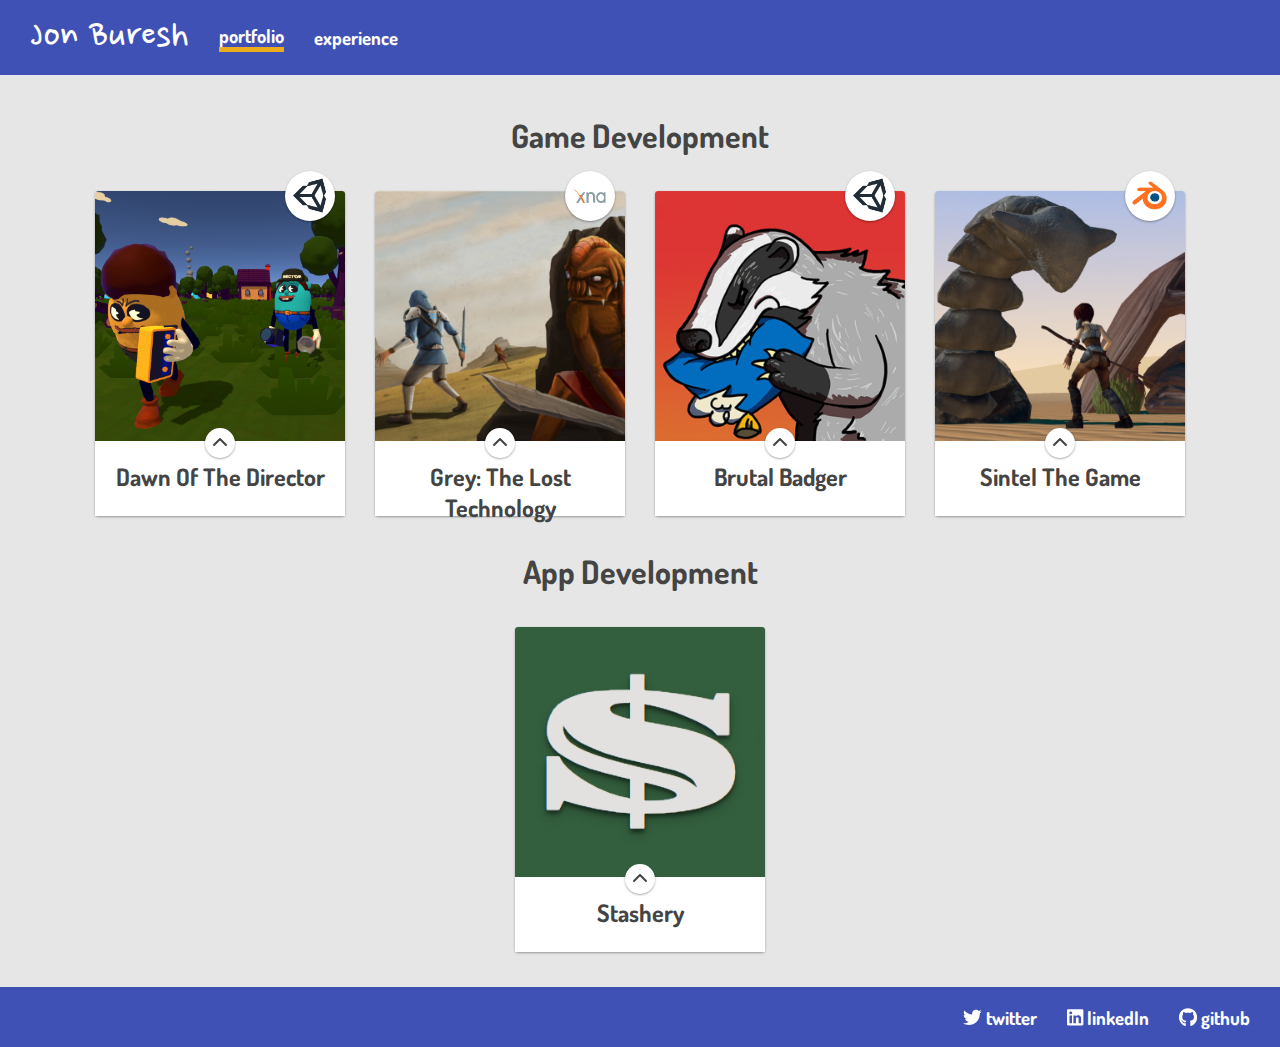
<file: index.html>
<html>
    <head>
        <link rel="stylesheet" type="text/css" href="css/style.css">
        <link href="https://fonts.googleapis.com/css?family=Dosis" rel="stylesheet">
        <link href="https://fonts.googleapis.com/css?family=Nanum+Pen+Script&display=swap" rel="stylesheet">
        <meta name="theme-color" content="#3F51B5">
        <meta name="viewport" content="width=device-width, initial-scale=1">
        <meta name="google" content="notranslate">
        <!-- font awesome -->
        <script defer src="js/fontawesome-all.js"></script>
        <!-- jquery -->
        <script src="https://ajax.googleapis.com/ajax/libs/jquery/3.3.1/jquery.min.js"></script>
    </head>
    <body>
        <header>
            <!-- left section -->
            <div class="flex row center light site-nav">
                <p class="site-title">Jon Buresh</p>
                <!--<p class="site-description">dev portfolio</p>-->
                <a href="#" id="personal-button" onclick="pageSelected('page-personal', this);" class="current-page"><h3>portfolio</h3></a>
                <a href="#" id="experience-button" onclick="pageSelected('page-professional', this);"><h3>experience</h3></a>
            </div>
        </header>
        <content>
            <div id="page-personal" class="site-page" style="display:block;">
                <div class="site-section flex column center dark">

                    <h1>Game Development</h1>
                    <div class="flex row dark center">
                        <!-- DotD -->
                        <div class="card tall-card">
                            <a href="https://jonburesh.itch.io/dawn-of-the-director" target="_blank">
                                <div class="card-image">
                                    <img src="imgs/dawn-director-icon.png">
                                </div>
                            </a>
                            <!-- content -->
                            <div class="card-content">
                                <h2>Dawn Of The Director</h2>
                                <div class="card-description">
                                    <p>Mischievous strategy game where the player creates hoax horror films under the guise of an appealing Vacation. WIP</p>
                                </div>
                                <div class="card-tip flex row center">
                                    <div class="mini-badge dark" style="background-color:#fff">
                                        <i class="fas fa-chevron-up"></i>
                                    </div>
                                </div>
                                <div class="card-extras flex row right">
                                    <a href="https://jonburesh.itch.io/dawn-of-the-director" target="_blank">
                                        <div class="mini-badge light" style="background-color:#fb3131">
                                            <i class="fab fa-itch-io"></i>
                                        </div>
                                    </a>
                                    <a href="https://twitter.com/search?q=%23DawnOfTheDirector%20from%3Ajon_buresh&src=typd&f=live" target="_blank">
                                        <div class="mini-badge light" style="background-color:#00aced">
                                            <i class="fab fa-twitter"></i>
                                        </div>
                                    </a>
                                    <a href="https://mailchi.mp/658aca37f074/dawnofthedirector" target="_blank">
                                        <div class="mini-badge light" style="background-color:#4334A1">
                                            <i class="fas fa-paper-plane"></i>
                                        </div>
                                    </a>
                                </div>
                            </div>
                            <div class="card-badge large-badge">
                                <img src="imgs/unity-logo.png">
                            </div>
                        </div>

                        <!-- Grey -->
                        <div class="card tall-card">
                            <a href="https://teamauroragames.itch.io/grey-the-lost-technology" target="_blank">
                                <div class="card-image">
                                    <img src="imgs/grey-icon.png">
                                </div>
                            </a>
                            <div class="card-content">
                                <h2>Grey: The Lost Technology</h2>
                                <div class="card-description">    
                                    <p>2D Action adventure game about a young hero cast out of his home and plunged into an unforgiving desert planet.</p>
                                </div>
                                <div class="card-tip flex row center">
                                    <div class="mini-badge dark" style="background-color:#fff">
                                        <i class="fas fa-chevron-up"></i>
                                    </div>
                                </div>
                                <div class="card-extras flex row right">
                                    <a href="https://teamauroragames.itch.io/grey-the-lost-technology" target="_blank">
                                        <div class="mini-badge light" style="background-color:#fb3131">
                                            <i class="fab fa-itch-io"></i>
                                        </div>
                                    </a>
                                    <a href="https://www.youtube.com/playlist?list=PLA3qXtyaYIF78cTu3VYX74Wfca50xzAb5" target="_blank">
                                        <div class="mini-badge light" style="background-color:#fb3131">
                                            <i class="fab fa-youtube"></i>
                                        </div>
                                    </a>
                                    <a href="https://www.kickstarter.com/projects/teamauroragames/grey-the-lost-technology" target="_blank">
                                        <div class="mini-badge light" style="background-color:#05ce78">
                                            <i class="fab fa-kickstarter-k"></i>
                                        </div>
                                    </a>
                                </div>
                            </div>
                            <div class="card-badge large-badge">
                                <img src="imgs/xna-logo.png">
                            </div>
                        </div>

                        <!-- Brutal Badger -->
                        <div class="card tall-card">
                            <a href="https://jonburesh.itch.io/brutal-badger" target="_blank">
                                <div class="card-image">
                                    <img src="imgs/brutal-badger-icon.png">
                                </div>
                            </a>
                            <div class="card-content">
                                <h2>Brutal Badger</h2>
                                <div class="card-description">    
                                    <p>Fast paced smash-em-up for Android and iOS. Designed to help relieve stress</p>
                                </div>
                                <div class="card-tip flex row center">
                                    <div class="mini-badge dark" style="background-color:#fff">
                                        <i class="fas fa-chevron-up"></i>
                                    </div>
                                </div>
                                <div class="card-extras flex row right">
                                    <a href="https://play.google.com/store/apps/details?id=com.TeamAuroraGames.BrutalBadger" target="_blank">
                                        <div class="mini-badge light" style="background-color:#a4c639">
                                            <i class="fab fa-lg fa-android"></i>
                                        </div>
                                    </a>
                                    <a href="https://itunes.apple.com/us/app/brutal-badger-stress-relief/id1081698098" target="_blank">
                                        <div class="mini-badge light" style="background-color:#19B2F8">
                                            <i class="fab fa-lg fa-app-store"></i>
                                        </div>
                                    </a>
                                    <a href="https://jonburesh.itch.io/brutal-badger" target="_blank">
                                        <div class="mini-badge light" style="background-color:#fb3131">
                                            <i class="fab fa-itch-io"></i>
                                        </div>
                                    </a>
                                </div>
                            </div>
                            <div class="card-badge large-badge">
                                <img src="imgs/unity-logo.png">
                            </div>
                        </div>

                        <!-- Sintel -->
                        <div class="card tall-card">
                            <a href="https://github.com/jonburesh/sintelgame" target="_blank">
                                <div class="card-image">
                                    <img src="imgs/sintel-game-icon.png">
                                </div>
                            </a>
                            <div class="card-content">
                                <h2>Sintel The Game</h2>
                                <div class="card-description">    
                                    <p>Open source 3D adventure game based on the Blender open film, Sintel</p>
                                </div>
                                <div class="card-tip flex row center">
                                    <div class="mini-badge dark" style="background-color:#fff">
                                        <i class="fas fa-chevron-up"></i>
                                    </div>
                                </div>
                                <div class="card-extras flex row right">
                                    <a href="https://github.com/jonburesh/sintelgame" target="_blank">
                                        <div class="mini-badge light" style="background-color:#292929 ">
                                            <i class="fab fa-lg fa-github"></i>
                                        </div>
                                    </a>
                                </div>
                            </div>
                            <div class="card-badge large-badge">
                                <img src="imgs/blender-logo.png">
                            </div>
                        </div>
                    </div>

                    <h1>App Development</h1>
                    <div class="flex row dark center">
                        <!-- How Much -->
                        <div class="card tall-card">
                            <a href="apps/stashery/index.html" target="_blank">
                                <div class="card-image">
                                    <img src="imgs/stashery.png">
                                </div>
                            </a>
                            <div class="card-content">
                                <h2>Stashery</h2>
                                <div class="card-description">    
                                    <p>Progressive web app to track earnings during the workday</p>
                                </div>
                                <div class="card-tip flex row center">
                                    <div class="mini-badge dark" style="background-color:#fff">
                                        <i class="fas fa-chevron-up"></i>
                                    </div>
                                </div>
                                <div class="card-extras flex row right">
                                    <a href="apps/stashery/index.html" target="_blank">
                                        <div class="mini-badge light" style="background-color:#292929 ">
                                            <i class="fas fa-link"></i>
                                        </div>
                                    </a>
                                </div>
                            </div>
                        </div>
                    </div>
                </div>
            </div>
            <div id="page-professional" class="site-page" style="display:none;">
                <div class="site-section flex column center dark">

                    <h1>Professional Experience</h1>
                    <!-- Aramark -->
                    <div class="card wide-card">
                        <div class="card-content">
                            <h3>Applications Developer - Aramark Uniform Services</h3>
                            <p>May 2015 - Present</p>
                            <p>Developing business applications, services, and websites for partner communications and internal teams. Focused on Oracle's SOA, Webcenter, and Webcenter Portal frameworks in addition to standard (html, css, js) web development.</p>
                        </div>
                        <div class="card-badge large-badge">
                            <img src="imgs/aramark-logo.png">
                        </div>
                    </div>

                    <!-- Konami -->
                    <div class="card wide-card">
                        <div class="card-content">
                            <h3>Quality Assurance Analyst - Konami Digital Entertainment</h3>
                            <p>September 2014 - May 2015</p>
                            <p>QA testing for AAA game titles such as Metal Gear V: The Phantom Pain, Metal Gear Online and PEZ 2015. Worked to identify issues and document them in JIRA.</p>
                        </div>
                        <div class="card-badge large-badge">
                            <img src="imgs/konami-logo.png">
                        </div>
                    </div>

                    <!-- EMC -->
                    <div class="card wide-card">
                        <div class="card-content">
                            <h3>Interactive Designer - Emergent Media Center</h3>
                            <p>September 2010 - December 2012</p>
                            <p>Designed systems and interfaces for internal projects and external customers. Designed iOS app UI, video game UI, and various game mechanics.</p>
                        </div>
                        <div class="card-badge large-badge">
                            <img src="imgs/emc-logo.png">
                        </div>
                    </div>
                </div>
            </div>
        </content>
        
        <!-- footer section -->
        <footer>
            <div class="flex light">
                <div id="social-nav" class="flex row center light">
                    <a href="http://twitter.com/jon_buresh" target="_blank"><h3><i class="fab fa-twitter"></i> twitter</h3></a>
                    <a href="https://www.linkedin.com/in/jonathan-buresh-31b4152b/" target="_blank"><h3><i class="fab fa-linkedin"></i> linkedIn</h3></a>
                    <a href="https://github.com/jonburesh/" target="_blank"><h3><i class="fab fa-github"></i> github</h3></a>
                </div>
            </div>
        </footer>
        
    </body>
    <!-- controller js -->
    <script src = "js/main.js"></script>
</html>
</file>
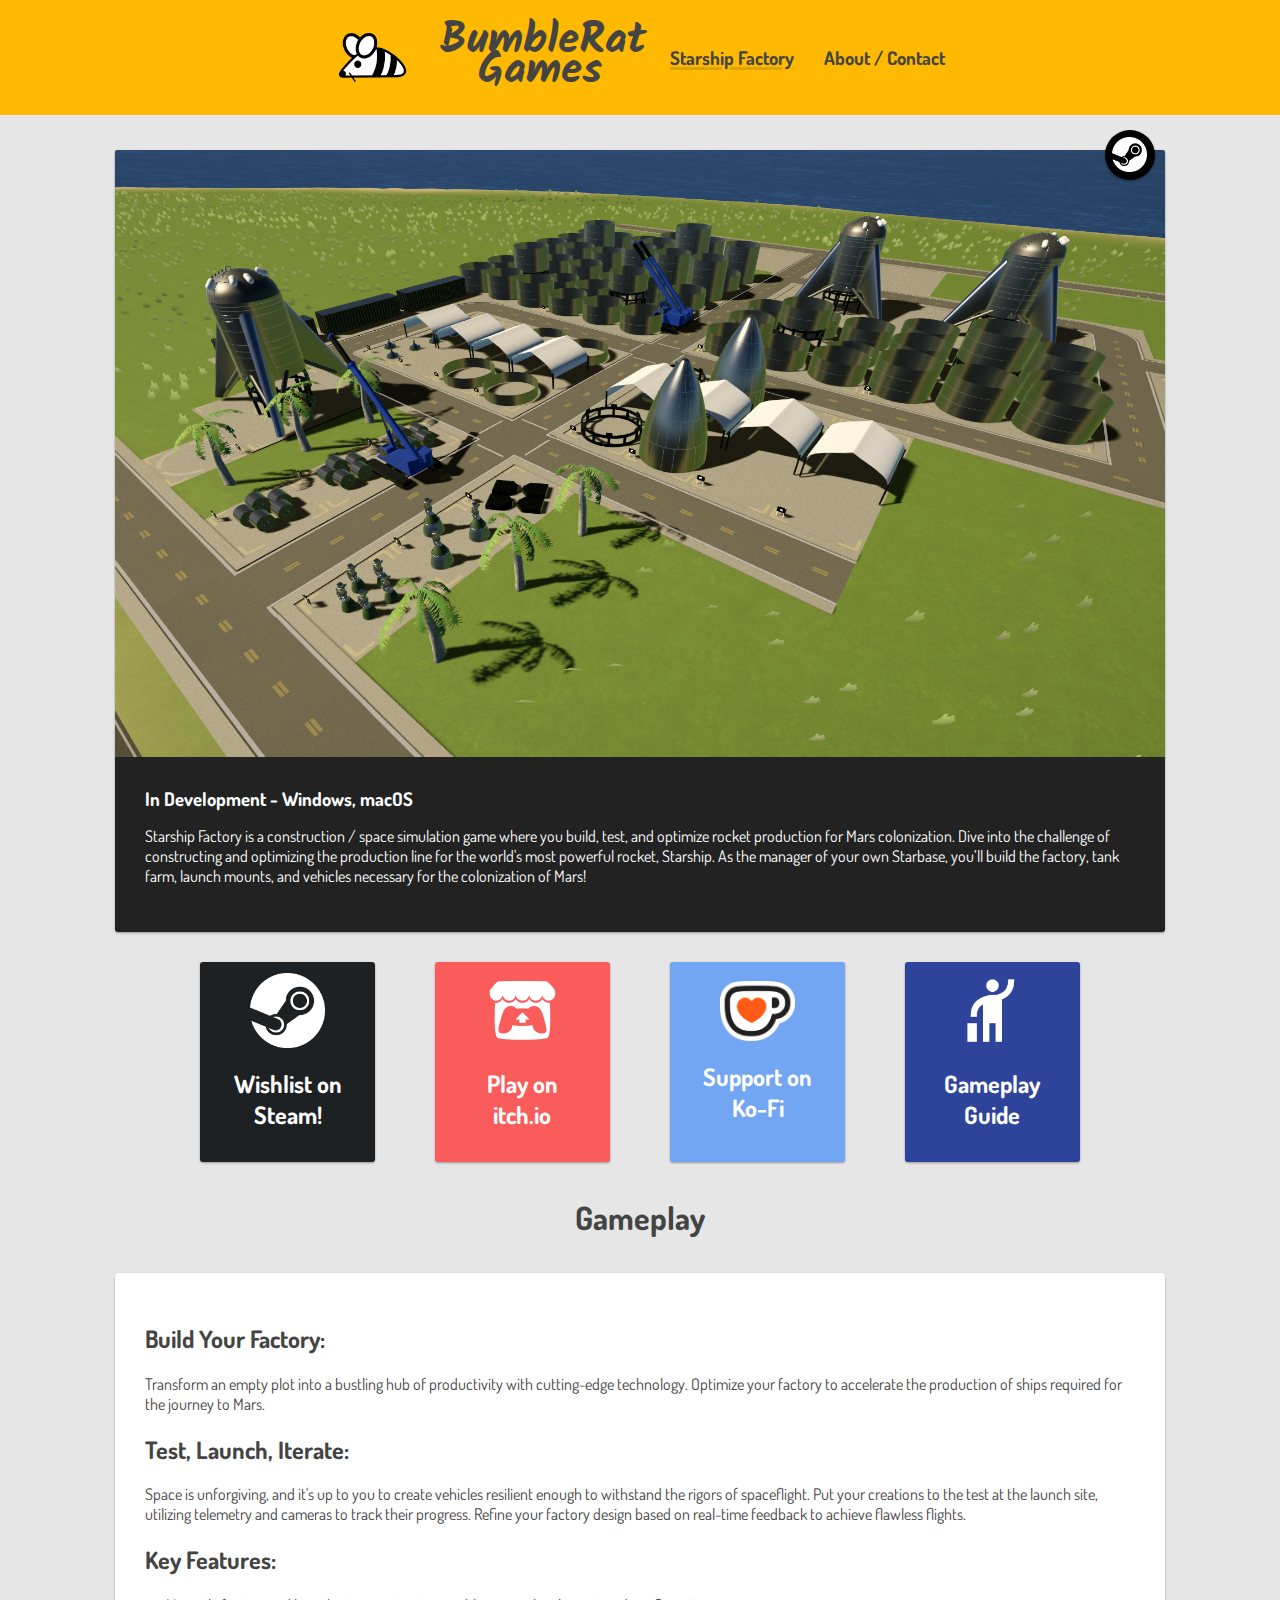
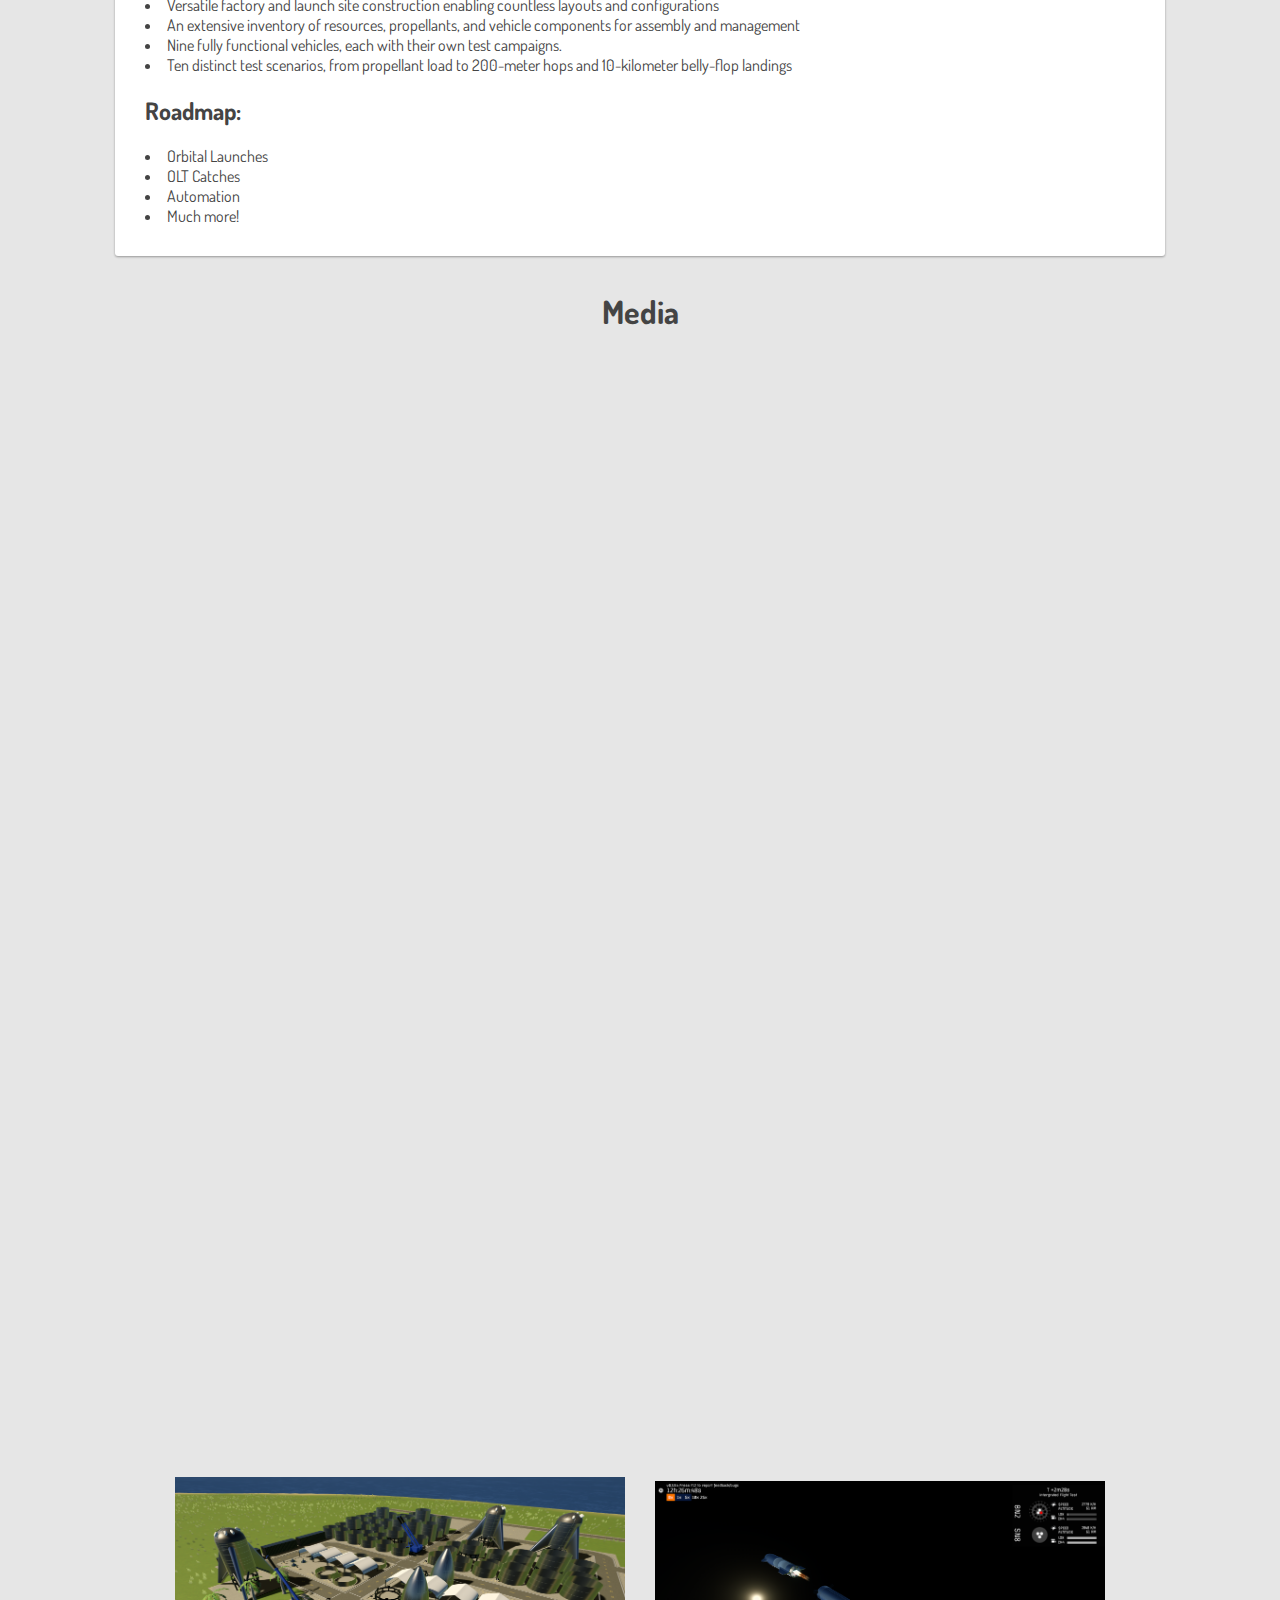
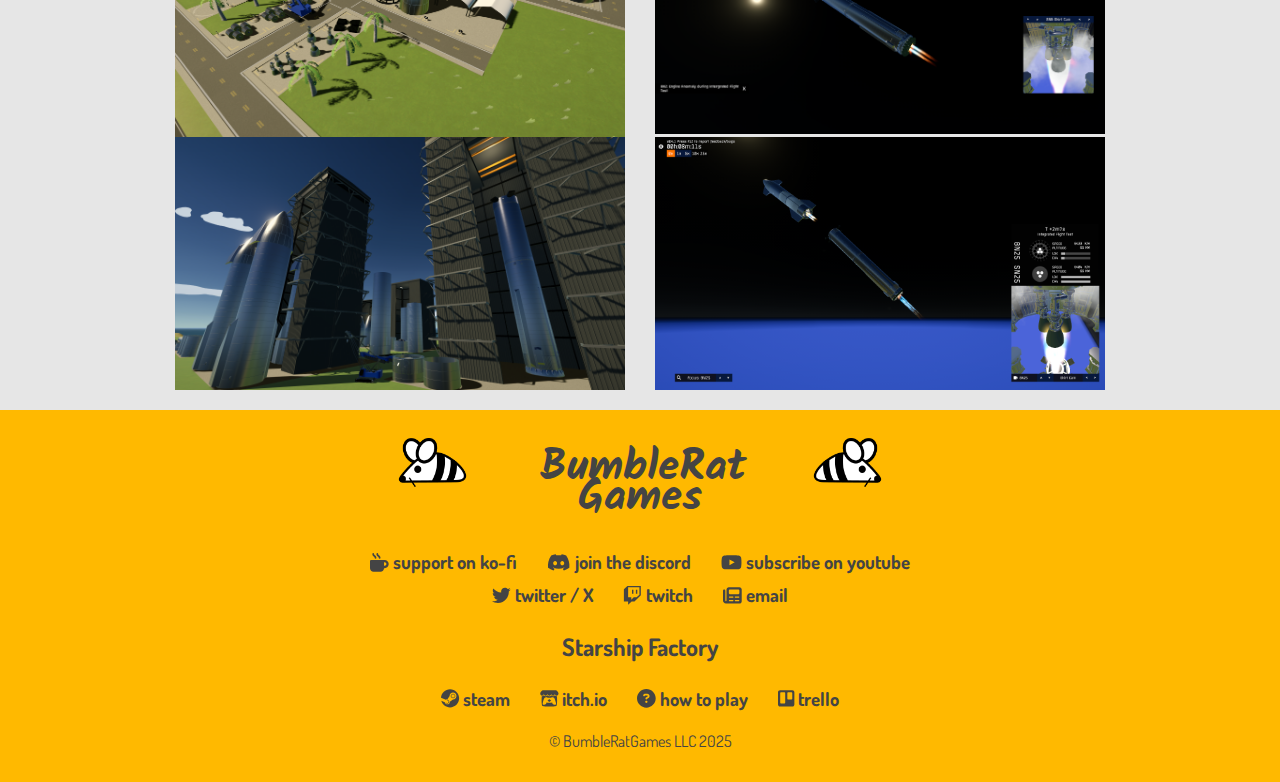
<file: bumbleratgames/index.html>
<html>
<head>
    <link rel="stylesheet" type="text/css" href="css/style.css">
    <link href="https://fonts.googleapis.com/css?family=Dosis" rel="stylesheet">
    <link href="https://fonts.googleapis.com/css?family=Nanum+Pen+Script&display=swap" rel="stylesheet">
    <link href="https://fonts.googleapis.com/css2?family=Kalam:wght@300;400;700&display=swap" rel="stylesheet">
    <meta name="theme-color" content="#FFB900">
    <meta name="viewport" content="width=device-width, initial-scale=1">
    <meta name="google" content="notranslate">
    <!-- font awesome -->
    <script defer src="js/fontawesome-all.js"></script>
    <!-- jquery -->
    <script src="https://ajax.googleapis.com/ajax/libs/jquery/3.3.1/jquery.min.js"></script>
    <!-- Google tag (gtag.js) -->
    <script async src="https://www.googletagmanager.com/gtag/js?id=G-JYKKGBK3V4"></script>
    <script>
      window.dataLayer = window.dataLayer || [];
      function gtag(){dataLayer.push(arguments);}
      gtag('js', new Date());
      gtag('config', 'G-JYKKGBK3V4');
    </script>
    
</head>

<body>
    <header>
        <!-- left section -->
        <div class="flex row center dark site-nav">
            <div class="logo-image">
                <a href="https://bumbleratgames.com"><img src="imgs/bumblerat-logo.png"></a>
            </div>
            <p class="site-title">BumbleRat Games</p>
            <!--<p class="site-description">dev portfolio</p>-->
            <a href="index.html" id="personal-button" onclick="pageSelected('page-personal', this);"
                class="current-page">
                <h3>Starship Factory</h3>
            </a>
            <a href="#" id="experience-button" onclick="pageSelected('page-contact', this);">
                <h3>About / Contact </h3>
            </a>
        </div>
    </header>
    <content>
        <div id="page-personal" class="site-page" style="display:block;">
            <div class="site-section flex column center dark">
                <div class="flex column dark center">
                    <!-- Starship Factory -->
                    <div class="card wide-card dark">
                        <div class="card-image">
                            <img src="imgs/starship/1.png">
                        </div>
                        <div class="card-content light">
                            <h3>In Development - Windows, macOS</h3>
                            <p>Starship Factory is a construction / space simulation game where you build, test, and optimize rocket production for Mars colonization. Dive into the challenge of constructing and optimizing the production line for the world's most powerful rocket, Starship. As the manager of your own Starbase, you’ll build the factory, tank farm, launch mounts, and vehicles necessary for the colonization of Mars!</p>
                        </div>

                        <div class="card-badge large-badge" style="background-color: #000000;">
                            <img src="imgs/steamIcon.png">
                        </div>
                    </div>



                    <!--<h1>How To Play</h1>-->
                    <div class="flex row dark center">

                        <!-- STEAM -->
                        <a href="https://store.steampowered.com/app/2940340/Starship_Factory" target="_blank">
                            <div class="card social-card" style="background-color: #1e2124;">

                                <div class="card-content flex column center light">
                                    <div class="card-image">
                                        <img src="imgs/steamIcon.png">
                                    </div>
                                    <h2>Wishlist on Steam!</h2>
                                </div>
                            </div>
                        </a>
                        <!-- / STEAM -->

                        <!-- ITCH -->
                        <a href="https://jonburesh.itch.io/starship-factory" target="_blank">
                            <div class="card social-card" style="background-color: #fa5c5c;">
                                <div class="card-content flex column center light">
                                    <div class="card-image">
                                        <img src="imgs/itchIcon.png">
                                    </div>
                                    <h2>Play on itch.io</h2>
                                </div>
                            </div>
                        </a>
                        <!-- / ITCH -->

                        <!-- KO FI -->
                        <a href="https://ko-fi.com/bumblerat" target="_blank">
                            <div class="card social-card" style="background-color: #72A5F2;">
                                <div class="card-content flex column center light">
                                    <div class="card-image">
                                        <img src="imgs/kofi-logo.png">
                                    </div>
                                    <h2>Support on Ko-Fi</h2>
                                </div>
                            </div>
                        </a>
                        <!-- / KO FI -->

                        <!-- GUIDE -->
                        <a href="gameplayGuide.html">
                            <div class="card social-card" style="background-color: #2e449b;">
                                <div class="card-content flex column center light">
                                    <div class="card-image">
                                        <img src="imgs/logisticsIcon.png">
                                    </div>
                                    <h2>Gameplay Guide</h2>
                                </div>
                            </div>
                        </a>
                        <!-- / GUIDE -->


                    </div>

                    <h1>Gameplay</h1>
                    <div class="card wide-card">
                        <div class="card-content dark">
                            <h2>Build Your Factory:</h2>
                            <p>Transform an empty plot into a bustling hub of productivity with cutting-edge technology. Optimize your factory to accelerate the production of ships required for the journey to Mars.</p>
                            <h2>Test, Launch, Iterate:</h2>
                            <p>Space is unforgiving, and it's up to you to create vehicles resilient enough to withstand the rigors of spaceflight. Put your creations to the test at the launch site, utilizing telemetry and cameras to track their progress. Refine your factory design based on real-time feedback to achieve flawless flights.</p>
                            <h2>Key Features:</h2>
                                <li>Versatile factory and launch site construction enabling countless layouts and configurations</li>
                                <li>An extensive inventory of resources, propellants, and vehicle components for assembly and management</li>
                                <li>Nine fully functional vehicles, each with their own test campaigns.</li>
                                <li>Ten distinct test scenarios, from propellant load to 200-meter hops and 10-kilometer belly-flop landings</li>
                            <h2>Roadmap:</h2>
                                <li>Orbital Launches</li>
                                <li>OLT Catches</li>
                                <li>Automation</li>
                                <li>Much more!</li>
                        </div>
                    </div>

                    <h1>Media</h1>

                    <div class="card-content flex row center">
                        <div class="video-container">
                            <iframe width="560" height="315" src="https://www.youtube.com/embed/_Lrzanm5dUU?si=7n_ZhJBCYO6N65YQ" title="YouTube video player" frameborder="0" allow="accelerometer; autoplay; clipboard-write; encrypted-media; gyroscope; picture-in-picture; web-share" referrerpolicy="strict-origin-when-cross-origin" allowfullscreen>
                                
                            </iframe>
                        </div>
                        <div class="video-container">
                            <iframe width="560" height="315"
                                src="https://www.youtube.com/embed/KxCmf3vOfZo?si=lnTwfZd4mlQMOzOH"
                                title="YouTube video player" frameborder="0"
                                allow="accelerometer; autoplay; clipboard-write; encrypted-media; gyroscope; picture-in-picture; web-share"
                                referrerpolicy="strict-origin-when-cross-origin" allowfullscreen></iframe>
                        </div>
                        <div class="video-container">
                            <iframe width="560" height="315"
                                src="https://www.youtube.com/embed/qanTHl48Xg0?si=pDz0Ls28RSVODAA5"
                                title="YouTube video player" frameborder="0"
                                allow="accelerometer; autoplay; clipboard-write; encrypted-media; gyroscope; picture-in-picture; web-share"
                                referrerpolicy="strict-origin-when-cross-origin" allowfullscreen></iframe>
                        </div>
                    </div>
                    <div class="card-content flex row center">

                        <div class="image-container">
                            <a href="imgs/starship/1.png" target="_blank">
                                <img src="imgs/starship/1.png" alt="Preview Image">
                            </a>
                        </div>
                        <div class="image-container">
                            <a href="imgs/starship/2.png" target="_blank">
                                <img src="imgs/starship/2.png" alt="Preview Image">
                            </a>
                        </div>
                        <div class="image-container">
                            <a href="imgs/starship/3.png" target="_blank">
                                <img src="imgs/starship/3.png" alt="Preview Image">
                            </a>
                        </div>
                        <div class="image-container">
                            <a href="imgs/starship/4.png" target="_blank">
                                <img src="imgs/starship/4.png" alt="Preview Image">
                            </a>
                        </div>
                    </div>

                </div>
            </div>
        </div>
        <div id="page-contact" class="site-page" style="display:none;">
            <div class="site-section flex column center dark">

                <h1>About BumbleRat</h1>
                <div class="flex row dark center" style="max-width: 45%;">
                    <div class="card wide-card">
                        <div class="card-content dark">
                            <h2>Hobby Game Development</h2>
                            <p>BumbleRat Games is dedicated to delivering exceptional indie games without the compromises often seen in the AAA video game industry. We build our games in collaboration with players, whose feedback is crucial in the development of a well-crafted game.</p>
                            <h2>Funded through gamers</h2>
                            <p>Operating independently without investors, boards of directors, or parent companies, BumbleRat Games relies on support from players who recognize the value of indie game development.</p>
                            <h2>Fully Baked Releases</h2>
                            <p>Games from BumbleRat Games are released as complete products, not rushed to market before they are fully developed.</p>
                            <h2>Learn More</h2>
                            <p>To support, contact, or follow BumbleRat Games, please refer to the information below!</p>
                        </div>
                    </div>
                </div>

            </div>
        </div>
        </div>
    </content>

    <!-- footer section -->
    <footer>
        <div class="flex column center dark">
            <div style="position: relative;">
                <div class="logo-image" style="position: absolute; right: 300px;">
                    <a href="http:bumbleratgames.com"><img src="imgs/bumblerat-logo.png"></a>
                </div>
                <div class="logo-image flip" style="position: absolute; left: 300px;">
                    <a href="http:bumbleratgames.com"><img src="imgs/bumblerat-logo.png"></a>
                </div>
                <p class="site-title">BumbleRat Games</p>
            </div>
            <div class="social-nav flex row center dark">
                <a href="https://ko-fi.com/bumblerat" target="_blank">
                    <h3><i class="fa-solid fa-mug-hot"></i> support on ko-fi</h3>
                </a>
                <a href="https://discord.gg/jCqhzVT" target="_blank">
                    <h3><i class="fab fa-discord"></i> join the discord</h3>
                </a>
                <!--<a href="https://www.linkedin.com/in/jonathan-buresh-31b4152b/" target="_blank">
                    <h3><i class="fa-solid fa-newspaper"></i> newsletter</h3>
                </a>-->
                <a href="https://www.youtube.com/@JonBuresh" target="_blank">
                    <h3><i class="fab fa-youtube"></i> subscribe on youtube</h3>
                </a>
            </div>
            <div class="social-nav flex row center dark">
                <a href="http://twitter.com/jon_buresh" target="_blank">
                    <h3><i class="fab fa-twitter"></i> twitter / X</h3>
                </a>
                <a href="https://www.twitch.tv/bumblerat" target="_blank">
                    <h3><i class="fab fa-twitch"></i> twitch</h3>
                </a>
                <a href="mailto:bumbleratgames@gmail.com" target="_blank">
                    <h3><i class="fa-solid fa-newspaper"></i> email</h3>
                </a>
            </div>
            <h2>Starship Factory</h2>
            <div class="social-nav flex row center dark">
                <a href="https://store.steampowered.com/app/2940340/Starship_Factory" target="_blank">
                    <h3><i class="fab fa-steam"></i> steam</h3>
                </a>
                <a href="https://jonburesh.itch.io/starship-factory" target="_blank">
                    <h3><i class="fab fa-itch-io"></i> itch.io</h3>
                </a>
                <a href="gameplayGuide.html" target="_blank">
                    <h3><i class="fa-solid fa-circle-question"></i> how to play</h3>
                </a>
                <a href="https://trello.com/b/nN74UVwC/starship-factory-public" target="_blank">
                    <h3><i class="fab fa-trello"></i> trello</h3>
                </a>
                <!--
                <a href="http://twitter.com/jon_buresh" target="_blank">
                    <h3><i class="fa-solid fa-mug-hot"></i> press kit</h3>
                </a>-->
            </div>
            <p>© BumbleRatGames LLC 2025</p>
        </div>
    </footer>

</body>
<!-- controller js -->
<script src="js/main.js"></script>

</html>
</file>
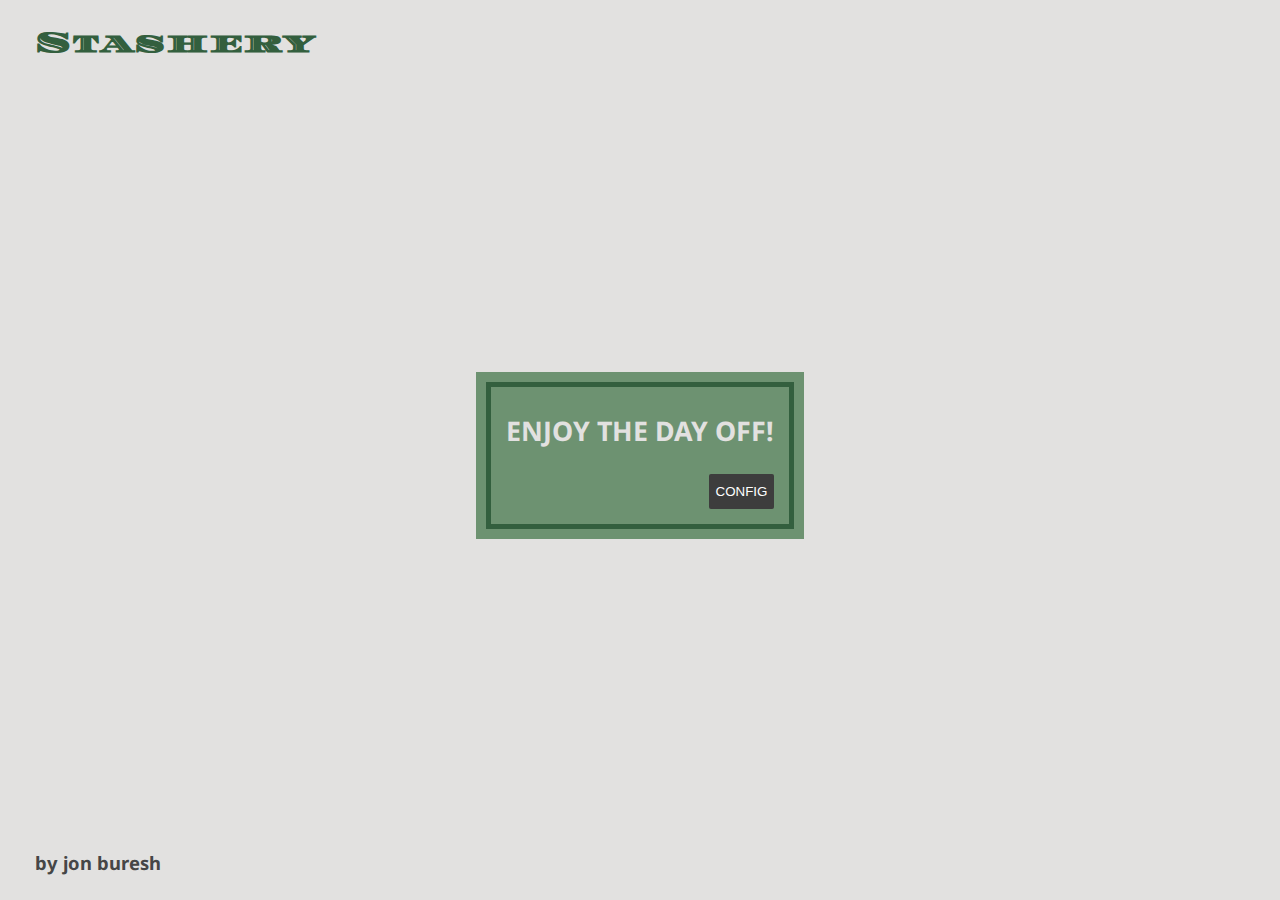
<file: apps/stashery/index.html>
<html>

<head>
  <title>Stashery</title>
  <!-- set viewport -->
  <meta name="viewport" content="width=device-width, initial-scale=1.0">
  <!-- mobile app -->
  <meta charset="utf-8">
  <meta name="msapplication-TileImage" content="images/icons/ic_shiny_logo_v3.png">
  <meta name="msapplication-TileColor" content="#4CAF50">
  <!-- google fonts -->
  <link href="http://fonts.googleapis.com/icon?family=Material+Icons" rel="stylesheet">
  <link href="https://fonts.googleapis.com/css?family=Noto+Sans" rel="stylesheet">
  <link href="https://fonts.googleapis.com/css?family=Diplomata+SC" rel="stylesheet">
  <!-- css -->
  <link rel="stylesheet" type="text/css" href="css/inline.css">
  <meta name="theme-color" content="#4caf50"/>
</head>

<body>
  <div class="flexpage">
    <div class="header space-between">
      <div class="header-item">
        <h1 class="header-title">Stashery</h1>
      </div>
      <div class="header-item">  
        <h1 class="header-extra"></h1>
      </div>
    </div>

    <div class="content" hidden>

      <!-- job card -->
      <div class="card" id="current-job-card">
        <div class="card-content">
          <h1 class="earned-text">$0.00</h1>
          <p id="card-description">earned today</p>
          <!-- buttons -->
          <div class="card-button-container">
            <button class="card-button" id="button-edit">CONFIG</button>
          </div>
        </div>
      </div>

      <!-- settings card -->
      <div class="card" id="settings-card" hidden>
        <div class="card-content">
          <h2>wage</h2>
          <input type="number" step="any" min="0" id="wage-input" name="wage-input" value="15">

          <select name="wage-type-input" id = "wage-type-input">
              <option value="salary">Salary</option>
              <option value="hourly">Hourly</option>
          </select>

          <h2>workday</h2>
            <input type="time" id="start-time-input" value="09:00:00">
            <input type="time" id="end-time-input" value ="17:00:00">
          
          <h2>workweek</h2>
          <label class="switch">
            <input type="checkbox" id="sunday-button" alt="Sunday">
            <span class="slider" title="S"></span>
          </label>
          <label class="switch">
            <input type="checkbox" id="monday-button" checked>
            <span class="slider" title="M"></span>
          </label>
          <label class="switch">
            <input type="checkbox" id="tuesday-button" checked>
            <span class="slider" title="T"></span>
          </label>
          <label class="switch">
            <input type="checkbox" id="wednesday-button" checked>
            <span class="slider" title="W"></span>
          </label>
          <label class="switch">
            <input type="checkbox" id="thursday-button" checked>
            <span class="slider" title="T"></span>
          </label>
          <label class="switch">
            <input type="checkbox" id="friday-button" checked>
            <span class="slider" title="F"></span>
          </label>
          <label class="switch">
            <input type="checkbox" id="saturday-button">
            <span class="slider" title="S"></span>
          </label>

          <!-- buttons -->
          <div class="card-button-container">
              <button class="card-button" id="button-save">SAVE</button>
              <button class="card-button" id="button-cancel">CANCEL</button>
            </div>
        </div>
      </div>
    </div>

    <div class="footer">
      <div class="footer-item">
        <a class="footer-copyright" href="http://jonburesh.com">by jon buresh</a>
      </div>
    </div>
  </div>

  <div class="loader">
    <svg viewBox="0 0 32 32" width="32" height="32">
      <circle id="spinner" cx="16" cy="16" r="14" fill="none"></circle>
    </svg>
  </div>

  <script src="js/app.js" async></script>

</body>
</html>
</file>
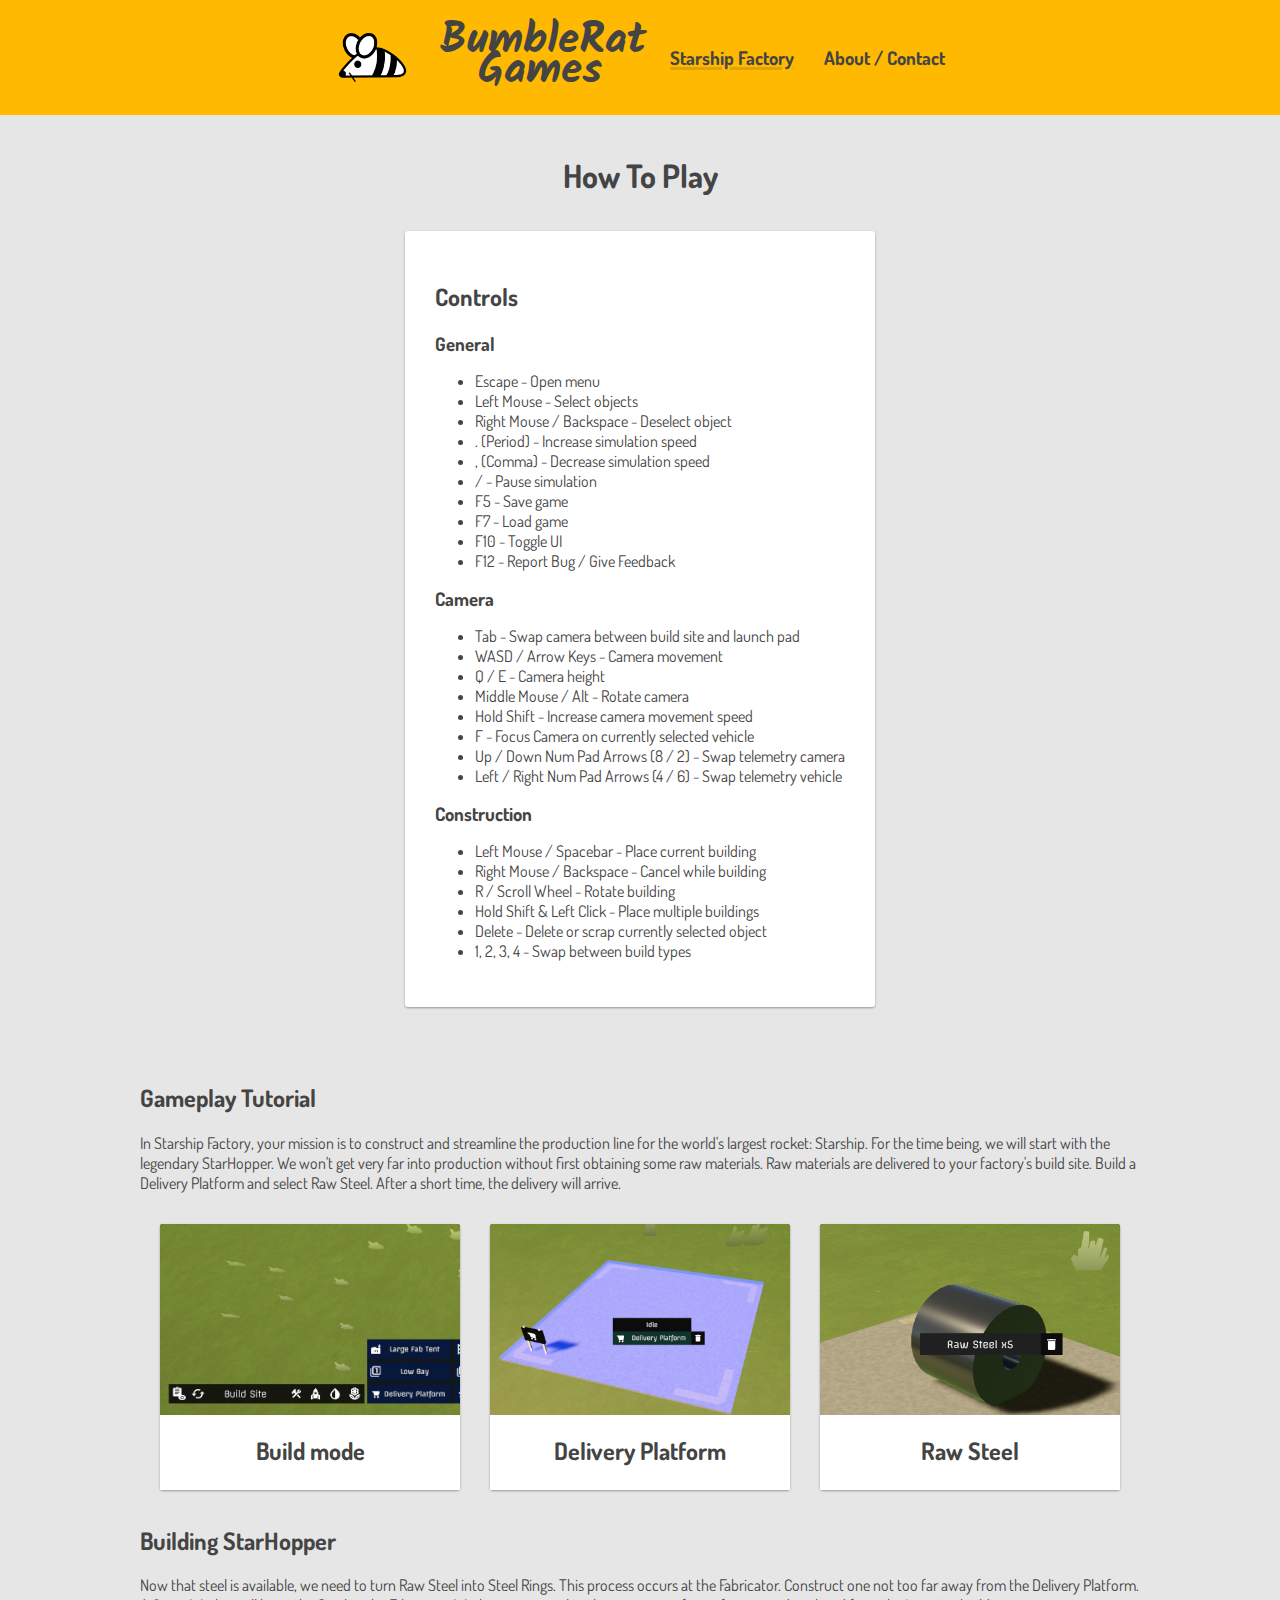
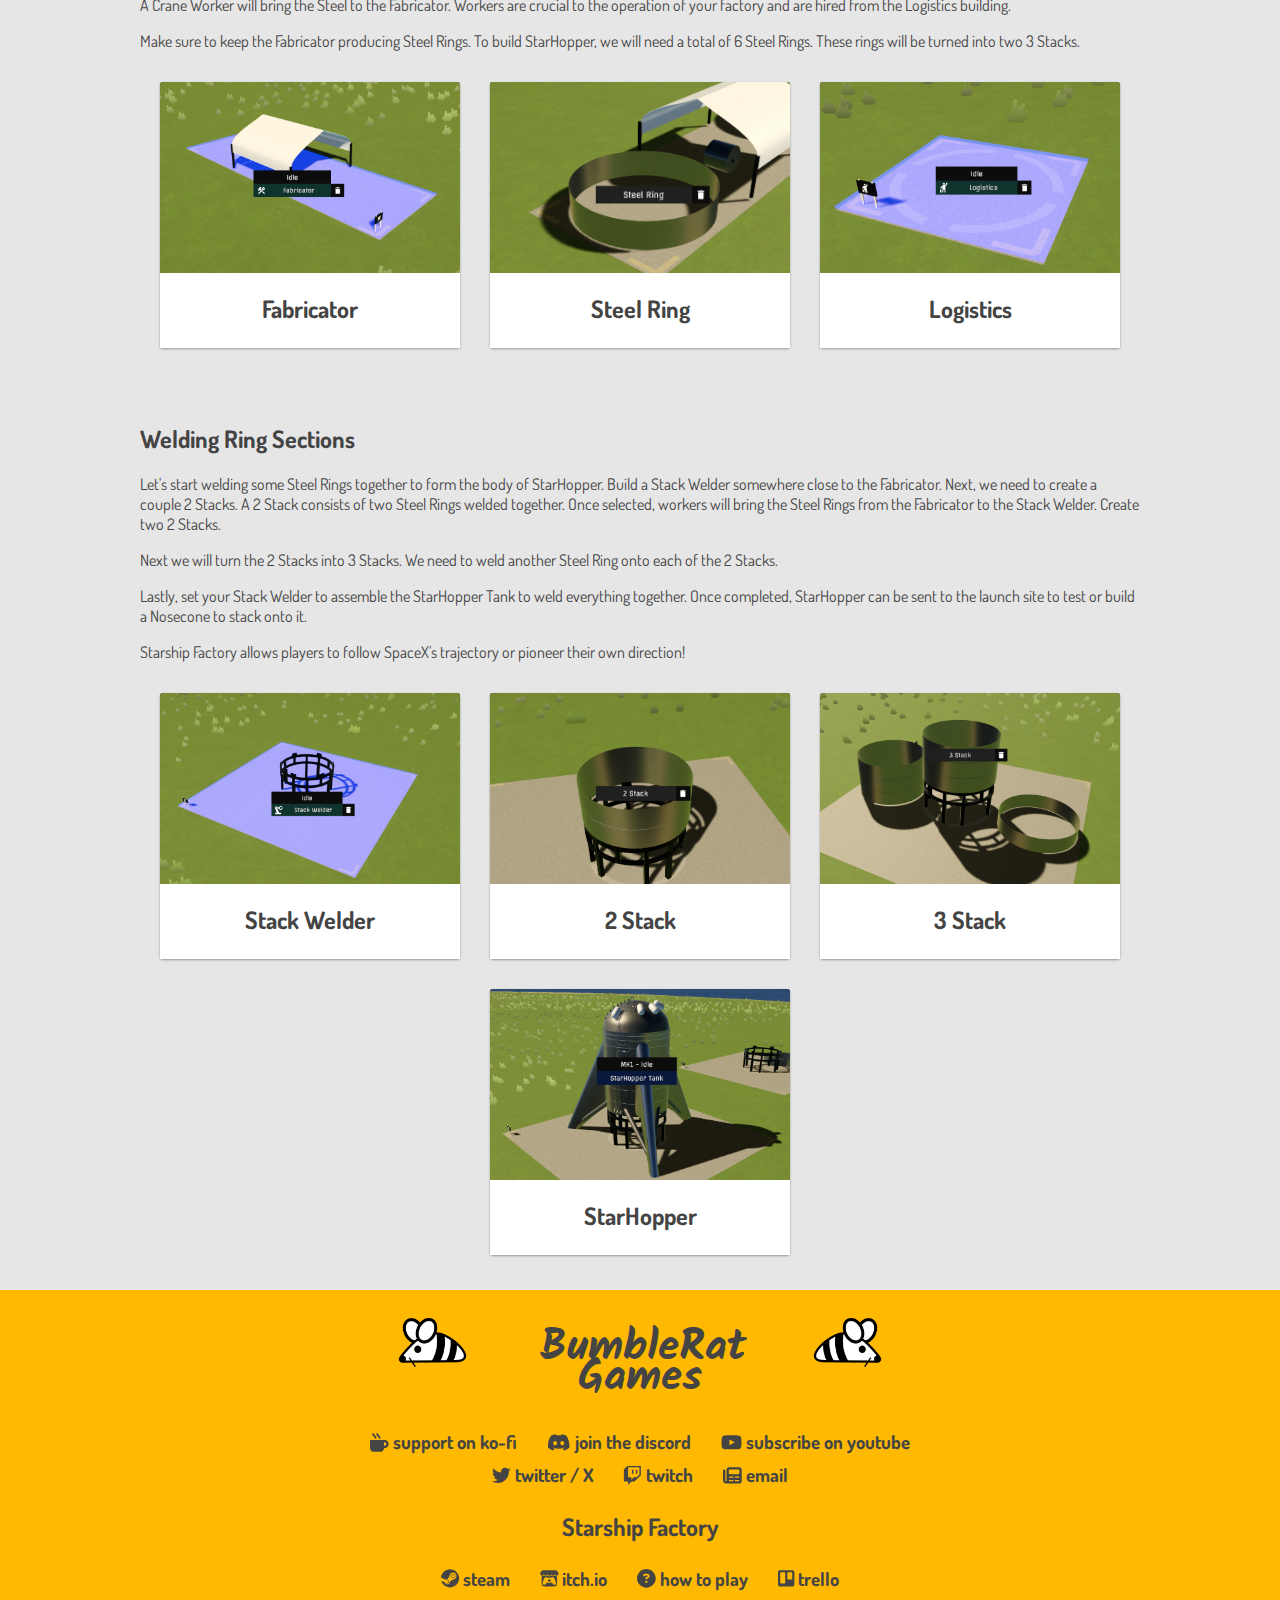
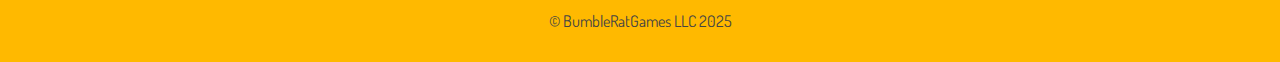
<file: bumbleratgames/gameplayGuide.html>
<html>

<head>
    <link rel="stylesheet" type="text/css" href="css/style.css">
    <link href="https://fonts.googleapis.com/css?family=Dosis" rel="stylesheet">
    <link href="https://fonts.googleapis.com/css?family=Nanum+Pen+Script&display=swap" rel="stylesheet">
    <link href="https://fonts.googleapis.com/css2?family=Kalam:wght@300;400;700&display=swap" rel="stylesheet">
    <meta name="theme-color" content="#FFB900">
    <meta name="viewport" content="width=device-width, initial-scale=1">
    <meta name="google" content="notranslate">
    <!-- font awesome -->
    <script defer src="js/fontawesome-all.js"></script>
    <!-- jquery -->
    <script src="https://ajax.googleapis.com/ajax/libs/jquery/3.3.1/jquery.min.js"></script>
</head>

<body>
    <header>
        <!-- left section -->
        <div class="flex row center dark site-nav">
            <div class="logo-image">
                <a href="https://bumbleratgames.com"><img src="imgs/bumblerat-logo.png"></a>
            </div>
            <p class="site-title">BumbleRat Games</p>
            <!--<p class="site-description">dev portfolio</p>-->
            <a href="index.html" id="personal-button" onclick="pageSelected('page-personal', this);" class="current-page">
                <h3>Starship Factory</h3>
            </a>
            <a href="index.html" id="experience-button" onclick="pageSelected('page-contact', this);">
                <h3>About / Contact </h3>
            </a>
        </div>
    </header>
    <content>
        <div id="page-personal" class="site-page" style="display:block;">
            <div class="site-section flex column center dark">
                <div class="flex column dark center">
                    <!-- Starship Factory 
                    <div class="card wide-card dark">
                        <div class="card-image">
                            <img src="imgs/starship/1.png">
                        </div>
                        <div class="card-content light">
                            <h3>In Development - Windows, macOS</h3>
                            <p>As the architect of your very own version of Starbase, you’ll design, build, and manage a high-tech factory dedicated to the creation of the next generation of spaceflight. Construct the world's largest rocket ever made!</p>
                        </div>
                        
                        <div class="card-badge large-badge" style="background-color: #000000;">
                            <img src="imgs/steamIcon.png" >
                        </div>
                    </div>-->


                    <h1>How To Play</h1>
                    <div class="flex row dark center">
                    <div class="card wide-card">
                        <div class="card-content dark">
                            <h2>Controls</h2>
                            <h3>General</h3>
                            <ul>
                                <li>Escape - Open menu</li>
                                <li>Left Mouse - Select objects</li>
                                <li>Right Mouse / Backspace - Deselect object</li>
                                <li>. (Period) - Increase simulation speed</li>
                                <li>, (Comma) - Decrease simulation speed</li>
                                <li>/ - Pause simulation</li>
                                <li>F5 - Save game</li>
                                <li>F7 - Load game</li>
                                <li>F10 - Toggle UI</li>
                                <li>F12 - Report Bug / Give Feedback</li>
                            </ul>
                            <h3>Camera</h3>
                            <ul>
                                <li>Tab - Swap camera between build site and launch pad</li>
                                <li>WASD / Arrow Keys - Camera movement</li>
                                <li>Q / E - Camera height</li>
                                <li>Middle Mouse / Alt - Rotate camera</li>
                                <li>Hold Shift - Increase camera movement speed</li>
                                <li>F - Focus Camera on currently selected vehicle</li>
                                <li>Up / Down Num Pad Arrows (8 / 2) - Swap telemetry camera</li>
                                <li>Left / Right Num Pad Arrows (4 / 6) - Swap telemetry vehicle</li>
                            </ul>
                            <h3>Construction</h3>
                            <ul>
                                <li>Left Mouse / Spacebar - Place current building</li>
                                <li>Right Mouse / Backspace - Cancel while building</li>
                                <li>R / Scroll Wheel - Rotate building</li>
                                <li>Hold Shift & Left Click - Place multiple buildings</li>
                                <li>Delete - Delete or scrap currently selected object</li>
                                <li>1, 2, 3, 4 - Swap between build types</li>
                            </ul>
                        </div>
                    </div>

                    <div style="padding: 40px; max-width: 1000px;">
                        <h2>Gameplay Tutorial</h2>
                        <p>In Starship Factory, your mission is to construct and streamline the production line for the world's largest rocket: Starship. For the time being, we will start with the legendary StarHopper. We won't get very far into production without first obtaining some raw materials. Raw materials are delivered to your factory's build site. Build a Delivery Platform and select Raw Steel. After a short time, the delivery will arrive.</p>

                        <div class="flex row dark center">
                        <div class="card gameplay-card dark">
                            <div class="card-image">
                                <img src="imgs/starship/tutorial/building.png">
                            </div>
                            <div class="card-content dark">
                                <h2>Build mode</h2>
                            </div>
                        </div>
                        <div class="card gameplay-card dark">
                            <div class="card-image">
                                <img src="imgs/starship/tutorial/deliveryPlatform.png">
                            </div>
                            <div class="card-content dark">
                                <h2>Delivery Platform</h2>
                            </div>
                        </div>
                        <div class="card gameplay-card dark">
                            <div class="card-image">
                                <img src="imgs/starship/tutorial/rawSteel.png">
                            </div>
                            <div class="card-content dark">
                                <h2>Raw Steel</h2>
                            </div>
                        </div>
                        </div>
                        <h2>Building StarHopper</h2>
                        <p>Now that steel is available, we need to turn Raw Steel into Steel Rings. This process occurs at the Fabricator. Construct one not too far away from the Delivery Platform. A Crane Worker will bring the Steel to the Fabricator. Workers are crucial to the operation of your factory and are hired from the Logistics building.</p>
                        <p>Make sure to keep the Fabricator producing Steel Rings. To build StarHopper, we will need a total of 6 Steel Rings. These rings will be turned into two 3 Stacks.</p>
                        <div class="flex row dark center">
                            <div class="card gameplay-card dark">
                                <div class="card-image">
                                    <img src="imgs/starship/tutorial/fabricator.png">
                                </div>
                                <div class="card-content dark">
                                    <h2>Fabricator</h2>
                                </div>
                            </div>
                            <div class="card gameplay-card dark">
                                <div class="card-image">
                                    <img src="imgs/starship/tutorial/steelRing.png">
                                </div>
                                <div class="card-content dark">
                                    <h2>Steel Ring</h2>
                                </div>
                            </div>
                            <div class="card gameplay-card dark">
                                <div class="card-image">
                                    <img src="imgs/starship/tutorial/logistics.png">
                                </div>
                                <div class="card-content dark">
                                    <h2>Logistics</h2>
                                </div>
                            </div>
                            </div>

                        </div>
                        <div style="max-width: 1000px;">
                            <h2>Welding Ring Sections</h2>
                            <p>Let's start welding some Steel Rings together to form the body of StarHopper. Build a Stack Welder somewhere close to the Fabricator. Next, we need to create a couple 2 Stacks. A 2 Stack consists of two Steel Rings welded together. Once selected, workers will bring the Steel Rings from the Fabricator to the Stack Welder. Create two 2 Stacks.</p>

                            <p>Next we will turn the 2 Stacks into 3 Stacks. We need to weld another Steel Ring onto each of the 2 Stacks.</p>
                            <p>Lastly, set your Stack Welder to assemble the StarHopper Tank to weld everything together. Once completed, StarHopper can be sent to the launch site to test or build a Nosecone to stack onto it.</p>
                            <p>Starship Factory allows players to follow SpaceX's trajectory or pioneer their own direction!</p>
                            <div class="flex row dark center">
                                <div class="card gameplay-card dark">
                                    <div class="card-image">
                                        <img src="imgs/starship/tutorial/stackWelder.png">
                                    </div>
                                    <div class="card-content dark">
                                        <h2>Stack Welder</h2>
                                    </div>
                                </div>
                                <div class="card gameplay-card dark">
                                    <div class="card-image">
                                        <img src="imgs/starship/tutorial/2stackRing.png">
                                    </div>
                                    <div class="card-content dark">
                                        <h2>2 Stack</h2>
                                    </div>
                                </div>
                                <div class="card gameplay-card dark">
                                    <div class="card-image">
                                        <img src="imgs/starship/tutorial/3ringStack.png">
                                    </div>
                                    <div class="card-content dark">
                                        <h2>3 Stack</h2>
                                    </div>
                                </div>
                                <div class="card gameplay-card dark">
                                    <div class="card-image">
                                        <img src="imgs/starship/tutorial/starHopperTank.png">
                                    </div>
                                    <div class="card-content dark">
                                        <h2>StarHopper</h2>
                                    </div>
                                </div>
                                </div>
                            </div>




                    </div>
                </div>
            </div>
            </div>
            </div>
    </content>

    <!-- footer section -->
    <footer>
        <div class="flex column center dark">
            <div style="position: relative;">
                <div class="logo-image" style="position: absolute; right: 300px;">
                    <a href="http:bumbleratgames.com"><img src="imgs/bumblerat-logo.png"></a>
                </div>
                <div class="logo-image flip" style="position: absolute; left: 300px;">
                    <a href="http:bumbleratgames.com"><img src="imgs/bumblerat-logo.png"></a>
                </div>
                <p class="site-title">BumbleRat Games</p>
            </div>
            <div class="social-nav flex row center dark">
                <a href="https://ko-fi.com/bumblerat" target="_blank">
                    <h3><i class="fa-solid fa-mug-hot"></i> support on ko-fi</h3>
                </a>
                <a href="https://discord.gg/jCqhzVT" target="_blank">
                    <h3><i class="fab fa-discord"></i> join the discord</h3>
                </a>
                <!--<a href="https://www.linkedin.com/in/jonathan-buresh-31b4152b/" target="_blank">
                    <h3><i class="fa-solid fa-newspaper"></i> newsletter</h3>
                </a>-->
                <a href="https://www.youtube.com/@JonBuresh" target="_blank">
                    <h3><i class="fab fa-youtube"></i> subscribe on youtube</h3>
                </a>
            </div>
            <div class="social-nav flex row center dark">
                <a href="http://twitter.com/jon_buresh" target="_blank">
                    <h3><i class="fab fa-twitter"></i> twitter / X</h3>
                </a>
                <a href="https://www.twitch.tv/bumblerat" target="_blank">
                    <h3><i class="fab fa-twitch"></i> twitch</h3>
                </a>
                <a href="mailto:bumbleratgames@gmail.com" target="_blank">
                    <h3><i class="fa-solid fa-newspaper"></i> email</h3>
                </a>
            </div>
            <h2>Starship Factory</h2>
            <div class="social-nav flex row center dark">
                <a href="https://store.steampowered.com/app/2940340/Starship_Factory" target="_blank">
                    <h3><i class="fab fa-steam"></i> steam</h3>
                </a>
                <a href="https://jonburesh.itch.io/starship-factory" target="_blank">
                    <h3><i class="fab fa-itch-io"></i> itch.io</h3>
                </a>
                <a href="gameplayGuide.html" target="_blank">
                    <h3><i class="fa-solid fa-circle-question"></i> how to play</h3>
                </a>
                <a href="https://trello.com/b/nN74UVwC/starship-factory-public" target="_blank">
                    <h3><i class="fab fa-trello"></i> trello</h3>
                </a>
                <!--
                <a href="http://twitter.com/jon_buresh" target="_blank">
                    <h3><i class="fa-solid fa-mug-hot"></i> press kit</h3>
                </a>-->
            </div>
            <p>© BumbleRatGames LLC 2025</p>
        </div>
    </footer>

</body>
<!-- controller js -->
<script src="js/main.js"></script>

</html>
</file>
<file: css/style.css>
header,
footer{
    display: flex;
    flex-direction: row;
    background-color: #3F51B5;
    align-items: center;
    padding: 15px;
}

footer{
    height: 3vh;
    min-height: 30px;
    justify-content: flex-end;
}
header{
    height: 5vh;
    min-height: 45px;
    justify-content: space-between;
}

body{
    margin: 0;
    display: flex;
    min-height: 100vh;
    flex-direction: column;
    height: fit-content;
}
content{
    display: flex;
    flex: 1;
}

.flex{
    display: flex;
}

.center{
    justify-content: center;
    align-items: center;
}

.left{
    justify-content: flex-start;
    align-items: flex-start;
    
}

.right{
    justify-content: flex-end;
    align-items: flex-end;
}

.column{
    flex-direction: column;
    flex-wrap: wrap;
}

.row{
    flex-direction: row;
    flex-wrap: wrap;
}

.light,
.light a{
    color: #fff;
}

.dark,
.dark a{
    color: #444444;
}

.flex h1,
.flex h3{
    margin: 0;
}


.flex p,
.flex h1,
.flex h3,
.flex h2,
.site-description{
    font-family: 'Dosis', sans-serif;
}

h1{
    padding: 20px;
}

.site-title{
    font-size: 32pt;
    /*font-weight: bold;*/
    font-family: 'Nanum Pen Script', cursive !important; 
}

.site-description{
    font-size: 14pt;
}

.site-page{
    width: 100%;
    background: #e6e6e6;
}

.current-page {
    border-bottom: 5px solid #EAAB1C;
}

.site-section{
    padding-left: 50px;
    padding-right: 50px;
    padding-top: 20px;
    padding-bottom: 20px;
}

.wide-card{
    max-width: 550px;
    min-height: 150px;
    min-width: 300px;
}

.tall-card{
    text-align: center;
    min-width: 250px;
}

.tall-card .card-content{
    width:100%;
    bottom: 0px;
    position: absolute;
    background-color: #fff;
    height: 75px;
    transition: all 0.3s cubic-bezier(.25,.8,.25,1);
    cursor:pointer;
    /*overflow: hidden;*/
}

.tall-card .card-content.expanded{
    height: 200px;
}

.tall-card .card-content.card-content .card-description, .tall-card .card-content.card-content .card-extras{
    display: none;
}
.tall-card .card-content.card-content.fullyExpanded .card-description{
    display: initial;
}
.tall-card .card-content.card-content.fullyExpanded .card-extras{
    display: flex;
    align-content: center;
}

.tall-card .card-content.card-content.expanded .card-tip{
    display: none;
}

.tall-card .card-content.card-content.tapped .card-tip{
    display: none;
}

.tall-card .card-content.card-content .card-tip {
    position: absolute;
    width:100%;
    z-index: 5;
    bottom: 55px;
}

.card{
    position: relative;
    background: #fff;
    margin: 15px;
    border-radius: 3px;
    box-shadow: 0 1px 3px rgba(0,0,0,0.12), 0 1px 2px rgba(0,0,0,0.24);
    transition: all 0.3s cubic-bezier(.25,.8,.25,1);
}

a{
    cursor:pointer;
}

.card:hover{
    box-shadow: 0 3px 6px rgba(0,0,0,0.16), 0 3px 6px rgba(0,0,0,0.23);
}

.card-image{
    min-height: 325px;
}

.card-image img{
    border-top-left-radius: 3px;
    border-top-right-radius: 3px;
    width: 100%;
    max-width: 250px;
    max-width: 250px;
    display: block;
}

.card-content{
    position: relative;
}

.card-badge{
    z-index: 1;
    position: absolute;
    background: white;
    border-radius: 25px;
    box-shadow: 0 1px 3px rgba(0,0,0,0.12), 0 1px 2px rgba(0,0,0,0.24);
}

.large-badge{
    top: -20px;
    right: 10px;
    width: 50px;
    height: 50px;
}

.mini-badge{
    z-index: 1;
    width: 30px;
    height: 30px;
    border-radius: 25px;
    box-shadow: 0 1px 3px rgba(0,0,0,0.12), 0 1px 2px rgba(0,0,0,0.24);
    display: block;
    margin: 3px;
}

.card-badge img, .card-badge svg{
    position: absolute;
    top: 50%;
    left: 50%;
}

.large-badge img{
    width: 35px;
    margin-top: -18px;
    margin-left: -18px;
}
.mini-badge img{
    width: 20px;
    margin-top: -9px;
    margin-left: -11px;
}
.mini-badge svg{
    margin-top: 7px;
    
}

.mini-badge .svg-inline--fa.fa-lg{
    margin-top: 4px;
    margin-left: 1px;
}

.card-extras{
    height: 45px;
    width: 100%;
    position: absolute;
    padding: 5px;
    bottom: 0;
    box-sizing: border-box;
}

.tall-card .card-content a{
    margin: 0;
}

.wide-card .card-content{
    padding: 30px;
}

.flex a,
.site-title{
    margin: 0 15px 0 15px;
}

.flex .tall-card a{
    margin: 0;
}

.site-description{
    margin: 0 5px 0 5px;
}

a {
    text-decoration: none;
}

a:hover{
    border-bottom: 5px solid #EAAB1C;
}

.card-extras a:hover{
    border-bottom: none;
}

/*
SCREEN SIZE
*/

/* smaller than 1024px */
@media screen and (max-width: 1024px)
{
    /*
    #social-nav
    {
        display: none;
    }
    */
    header, footer
    {
        justify-content: center;
    }
}
  
/*smaller than 545px */
@media screen and (max-width: 545px) 
{
    .site-title
    {
        font-size: 28pt;
        text-align: center;
        width: 100%;
        margin: 0 10px 0 10px;
    }

    header
    {
        height: 8vh;

    }

    .site-page .row
    {
        /*flex-direction: column;*/
    }

    .card-extras.row
    {
        flex-direction: row;
    }

    .site-nav h3
    {
        font-size: 14pt;
    }

    h1
    {
        font-size: 21pt;
    }
}
</file>
<file: bumbleratgames/css/style.css>
header,
footer{
    display: flex;
    flex-direction: row;
    background-color: #FFB900;
    align-items: center;
    padding: 15px;
}

footer{
    min-height: 300px;
    justify-content: center;
}
header{
    height: 5vh;
    min-height: 85px;
    justify-content: space-between;
}

body{
    margin: 0;
    display: flex;
    min-height: 100vh;
    flex-direction: column;
    height: fit-content;
}
content{
    display: flex;
    flex: 1;
}

.site-nav{
    width: 100%;
}

.flex{
    display: flex;
}

.center{
    justify-content: center;
    align-items: center;
}

.left{
    justify-content: flex-start;
    align-items: flex-start;
    
}

.right{
    justify-content: flex-end;
    align-items: flex-end;
}

.column{
    flex-direction: column;
    flex-wrap: wrap;
}

.row{
    flex-direction: row;
    flex-wrap: wrap;
}

.light,
.light a{
    color: #fff;
}

.dark,
.dark a{
    color: #444444;
}

.flex h1,
.flex h3{
    margin: 0;
}

.flex li,
.flex p,
.flex h1,
.flex h3,
.flex h2,
.site-description{
    font-family: 'Dosis', sans-serif;
}

h1{
    padding: 20px;
}

.site-title{
    max-width: 200px;
    font-size: 32pt;
    font-weight: bold;
    font-family: 'Kalam', cursive !important; 
    line-height: 0.7em;
    text-align: center;
}

footer .site-title{
    padding: 30px;
}

.site-description{
    font-size: 14pt;
}

.site-page{
    width: 100%;
    background: #e6e6e6;
}

.current-page {
    text-decoration: underline;
    text-decoration-thickness: 3px;
    text-decoration-color: #20202023
}

.site-section{
    padding-left: 50px;
    padding-right: 50px;
    padding-top: 20px;
    padding-bottom: 20px;
}

.image-container a img{
    max-width: 450px;
}

.wide-card{
    max-width: 1050px;
    min-height: 150px;
    min-width: 300px;
}

.gameplay-card,
.tall-card{
    text-align: center;
}
.tall-card{
    
    min-width: 250px;
}


.tall-card .card-content,
.gameplay-card .card-content{
    width:100%;
    bottom: 0px;
    position: absolute;
    background-color: #fff;
    height: 75px;
    transition: all 0.3s cubic-bezier(.25,.8,.25,1);
    cursor:pointer;
    /*overflow: hidden;*/
}

.tall-card .card-content.expanded{
    height: 200px;
}

.tall-card .card-content.card-content .card-description, .tall-card .card-content.card-content .card-extras{
    display: none;
}
.tall-card .card-content.card-content.fullyExpanded .card-description{
    display: initial;
}
.tall-card .card-content.card-content.fullyExpanded .card-extras{
    display: flex;
    align-content: center;
}

.tall-card .card-content.card-content.expanded .card-tip{
    display: none;
}

.tall-card .card-content.card-content.tapped .card-tip{
    display: none;
}

.tall-card .card-content.card-content .card-tip {
    position: absolute;
    width:100%;
    z-index: 5;
    bottom: 55px;
}

.card{
    position: relative;
    background: #fff;
    margin: 15px;
    border-radius: 3px;
    box-shadow: 0 1px 3px rgba(0,0,0,0.12), 0 1px 2px rgba(0,0,0,0.24);
    transition: all 0.3s cubic-bezier(.25,.8,.25,1);
}

.card.dark{
    background-color: 222222;
    background: #222222;
}

.video-container{
    padding: 30px;
}

a{
    cursor:pointer;
}

.card:hover{
    box-shadow: 0 3px 6px rgba(0,0,0,0.16), 0 3px 6px rgba(0,0,0,0.23);
}

.tall-card .card-image{
    min-height: 325px;
}

.card-image img{
    border-top-left-radius: 3px;
    border-top-right-radius: 3px;
    width: 100%;
    display: block;
}

.card-image 

.tall-card .card-image img{
    max-width: 250px;
    max-width: 250px;
}
.social-card .card-image img{
    max-width: 75px;
}

.social-card .card-image{
}

.social-card .card-content h2{
    width: 70%;
}

.social-card{
    text-align: center;
    width: 175px;
    height: 200px;
    display: flex;
    justify-content: center;
    align-items: center;
}

.gameplay-card{
    width: 300px;
    height: 266px;
}

.card-content{
    position: relative;
}

.card-badge{
    z-index: 1;
    position: absolute;
    background: white;
    border-radius: 25px;
    box-shadow: 0 1px 3px rgba(0,0,0,0.12), 0 1px 2px rgba(0,0,0,0.24);
}

.large-badge{
    top: -20px;
    right: 10px;
    width: 50px;
    height: 50px;
}

.mini-badge{
    z-index: 1;
    width: 30px;
    height: 30px;
    border-radius: 25px;
    box-shadow: 0 1px 3px rgba(0,0,0,0.12), 0 1px 2px rgba(0,0,0,0.24);
    display: block;
    margin: 3px;
}

.card-badge img, .card-badge svg{
    position: absolute;
    top: 50%;
    left: 50%;
}

.large-badge img{
    width: 35px;
    margin-top: -18px;
    margin-left: -18px;
}
.mini-badge img{
    width: 20px;
    margin-top: -9px;
    margin-left: -11px;
}
.mini-badge svg{
    margin-top: 7px;
    
}

.mini-badge .svg-inline--fa.fa-lg{
    margin-top: 4px;
    margin-left: 1px;
}

.card-extras{
    height: 45px;
    width: 100%;
    position: absolute;
    padding: 5px;
    bottom: 0;
    box-sizing: border-box;
}

.tall-card .card-content a{
    margin: 0;
}

.wide-card .card-content{
    padding: 30px;
}

.flex a,
.site-title{
    margin: 0 15px 0 15px;
}

.site-title{
    cursor: default;
}

.flex .tall-card a{
    margin: 0;
}

.site-description{
    margin: 0 5px 0 5px;
}

.social-nav{
    padding: 5px;
}

a {
    text-decoration: none;
}

.logo-image img{
    width: 75px;
}

.logo-image img:hover{
    -webkit-transform: scale(0.95);
    transform: scale(0.95);
    transition: 0.3s;
}

.site-nav a:hover,
.site-title a:hover,
.social-nav a:hover{
    filter: brightness(1.5);
    text-decoration: underline;
    text-decoration-thickness: 3px;
    transition: 0.3s;
}

.card-extras a:hover{
    border-bottom: none;
}

.flip{
    -webkit-transform: scaleX(-1);
    transform: scaleX(-1);
}

/*
SCREEN SIZE
*/

/* smaller than 1024px */
@media screen and (max-width: 1024px)
{
    /*
    #social-nav
    {
        display: none;
    }
    */
    header, footer
    {
        justify-content: center;
    }
}
  
/*smaller than 545px */
@media screen and (max-width: 545px) 
{
    .site-title
    {
        font-size: 28pt;
        text-align: center;
        width: 100%;
        margin: 0 10px 0 10px;
    }

    header
    {
        height: 8vh;

    }

    .site-page .row
    {
        /*flex-direction: column;*/
    }

    .card-extras.row
    {
        flex-direction: row;
    }

    .site-nav h3
    {
        font-size: 14pt;
    }

    h1
    {
        font-size: 21pt;
    }
}
</file>
<file: apps/stashery/css/inline.css>
/*
RESETS -----------------------------------------------------------------------------------------------------------------------------------
*/
html,
body {
  height: 100%;
  margin: 0
}

h1{
  font-family: 'Diplomata SC', cursive;
}

h2, input, select, p, span, a{
  font-family: 'Noto Sans', sans-serif;
}

h2{
  font-size: calc( 18px + (22 - 18) * ( (100vw - 400px) / ( 800 - 400) ));
  color: #fff;
  font-weight: normal;
}

.flexpage{
  display: flex;
  flex-flow: column;
  height: 100%;
}

body{
  background-color: #e2e1e0;
}

/*
HEADER -----------------------------------------------------------------------------------------------------------------------------------
*/

.header{
  flex: 0 1 auto;
  display: flex;
  display: -webkit-flex;
  -webkit-flex-direction: row;
  flex-direction: row;
  width: 100%;
  height: 15vh;
  max-height: 85px;
}

.header-item{
  margin: 10px;
  display: flex;
  align-items: center;
}

.space-between{
  -webkit-justify-content: space-between;
  justify-content: space-between;
}

.header-title{
  color:#335F3E;
  font-size: calc( 20px + (24 - 20) * ( (100vw - 400px) / ( 800 - 400) ));
  margin-left: 25px;
}

.header-extra{
  color:white;
  font-size: 14pt;
}

/*
BODY -----------------------------------------------------------------------------------------------------------------------------------
*/
.content{
  flex: 1 1 auto;
  display: flex;
  display: -webkit-flex;

  justify-content: flex-start;
  -webkit-justify-content: flex-start;
  align-content: center;
  align-items: center;
  flex-direction: column;
}

.footer{
  flex: 0 1 auto;
  display: flex;
  display: -webkit-flex;
  -webkit-flex-direction: row;
  flex-direction: row;

  max-height: 75px;
  width: 100%;
  height: 10vh;
}

.footer-item{
  margin: 10px;
  display: flex;
  align-items: center;
}

.footer a{
  color: rgb(70, 70, 70);
  font-size: calc( 14px + (16 - 14) * ( (100vw - 400px) / ( 800 - 400) ));
  text-decoration: none;
}

.footer-copyright{
  margin-left: 25px;
  font-weight: bold;
}

.card
{
  padding: 15px;
  text-align: center;
  overflow: hidden;
  position: relative;
  border-style: solid;
  background-color:#6D9271;
  color: #e2e1e0;
  border-color: #335F3E;
  border-width: 5px;
  /*background-image: url("../images/symphony.png");*/
  transition: all .5s, box-shadow .3s cubic-bezier(.25,.8,.25,1);
  -webkit-box-shadow:0 0 0 10px #6D9271;
}

/*
.card-content{
  position: absolute;
  top: 0;
  left: 0;
  bottom: 0;
  right: 0;
  text-align: center;
}*/


.card-button-container{
  margin-top: 25px;
  display: flex;
  display: -webkit-flex;

  -webkit-flex-direction: row;
  flex-direction: row;

  justify-content: flex-end;
  -webkit-justify-content: flex-end;
}

.card-button{
  width: 65px;
  height: 35px;
  margin-left: 15px;

  background: #3d3d3d;
  border-radius: 2px;
  border: 0px;

  color:white;

  -webkit-transition-duration: 0.4s;
  transition-duration: 0.4s;
}

.card-button:hover{
  background-color: rgb(243, 187, 33);
}

.card .earned-text{
  font-size: calc( 50px + (56 - 50) * ( (100vw - 400px) / ( 800 - 400) ));
  margin: 0;
  padding-top: 10px;
  text-shadow: 0 2px 5px rgba(0,0,0,0.24), 0 1px 2px rgba(0,0,0,0.48);
  letter-spacing: 3px;
}

#card-description{
  margin: 0;
}

#card-description{
  font-size: calc( 18px + (22 - 18) * ( (100vw - 400px) / ( 800 - 400) ));
  text-transform: uppercase;
  font-weight: bold;
}

.card #wage-input{
  width: 30%;
  font-size: calc( 14px + (20 - 14) * ( (100vw - 400px) / ( 800 - 400) ));
  /*direction: rtl; */
  border: none;
}

.card-back input{
  background: #3d3d3d;
  border: none;
  color:#fff;
}

.card select{
  border: none;
  background: #3d3d3d;
  padding: 5px;
  font-size: calc( 14px + (20 - 14) * ( (100vw - 400px) / ( 800 - 400) ));
  color:#fff;
}
.card input, select{
  background: #3d3d3d;
  padding: 7px;
  font-size: calc( 14px + (20 - 14) * ( (100vw - 400px) / ( 800 - 400) ));
  font-weight: bold;
  color:#fff;
  border: none;
}

/* The switch - the box around the slider */
.switch {
  position: relative;
  display: inline-block;
  width: 30px;
  height: 30px;
}

/* Hide default HTML checkbox */
.switch input {
  display:none;
}

/* The slider */
.slider {
  position: absolute;
  cursor: pointer;
  display: block;
  text-align: center;
  top: 0;
  left: 0;
  right: 0;
  bottom: 0;
  background-color: #3d3d3d;
  color: white;
  -webkit-transition: .4s;
  transition: .4s;
  
  border-radius: 50%; 
}

.slider::after{
  display: block;
  color:white;
  font-size: 12pt;
  font-weight: bold;
  content: attr(title);
  top: 4px;
  bottom: 0;
  left: 0;
  right: 0;
  position: absolute;
}

input:checked + .slider {
  background-color: rgb(243, 187, 33);
}

input:focus + .slider {
  box-shadow: 0 0 1px rgb(243, 187, 33);
}

input:checked {
  -webkit-transform: translateX(26px);
  -ms-transform: translateX(26px);
  transform: translateX(26px);
}

/*
SCREEN SIZE
*/
@media screen and (min-width: 1024px) {
  .card{
  }

  .content{
    justify-content: center;
    -webkit-justify-content: center;
  }

  .switch{
    height: 50px;
    width: 50px;
  }

  .slider::after{
    top: 10px;
    font-size: 16pt;
  }

}

@media screen and (min-width: 480px) and  (max-width: 1024px) {
  .card{
  }
  .switch{
    height: 40px;
    width: 40px;
  }
  .slider::after{
    top: 8.5px;
  }
}
</file>
